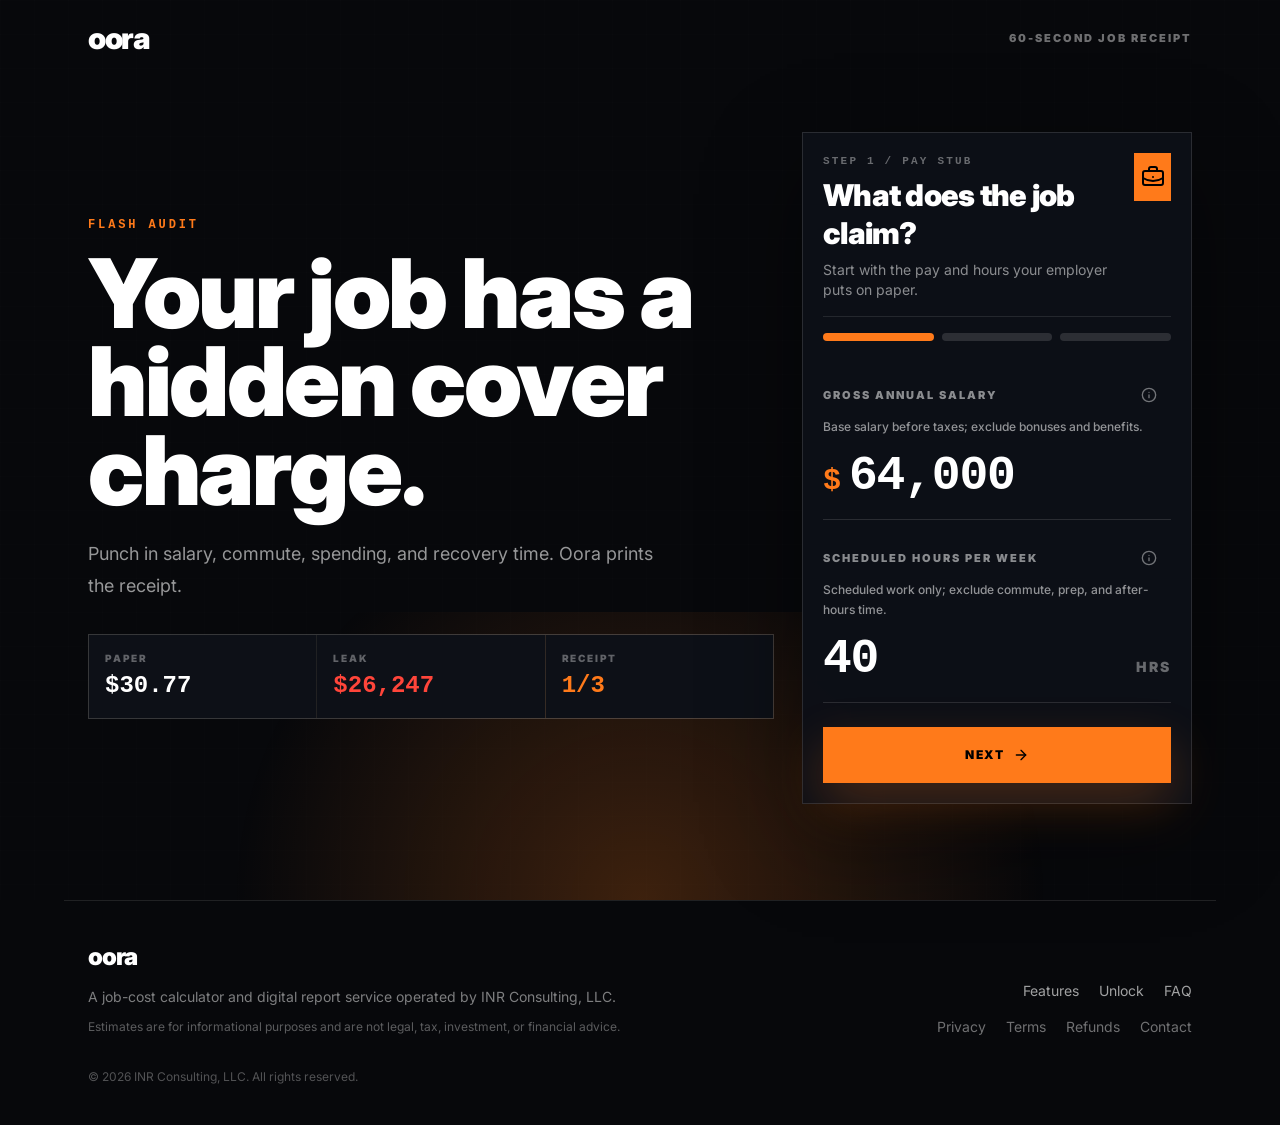
<file: index.html>
<!doctype html>
<html lang="en">
  <head>
    <meta charset="UTF-8" />
    <link rel="icon" type="image/svg+xml" href="/favicon.svg" />
    <meta name="viewport" content="width=device-width, initial-scale=1.0" />
    <title>Oora - Find Your Real Hourly Wage</title>
    <meta name="description" content="Calculate your real hourly wage after commute time, work spending, and unpaid recovery time with Oora's free 60-second job receipt." />
    <meta name="robots" content="index, follow" />
    <link rel="canonical" href="https://oora.app/" />
    <meta property="og:title" content="Oora: Your job has a hidden cover charge" />
    <meta property="og:description" content="Print your free 60-second job receipt and find your real hourly wage." />
    <meta property="og:type" content="website" />
    <meta property="og:url" content="https://oora.app" />
    <meta property="og:image" content="https://oora.app/og-image.png" />
    <meta property="og:image:width" content="1200" />
    <meta property="og:image:height" content="630" />
    <meta name="twitter:card" content="summary_large_image" />
    <meta name="theme-color" content="#0A0A0A" />
    <script type="module" crossorigin src="/assets/index-D4JZE_7R.js"></script>
    <link rel="stylesheet" crossorigin href="/assets/index-BUNKNa1K.css">
  </head>
  <body>
    <div id="root"></div>
  </body>
</html>
</file>
<file: assets/index-BUNKNa1K.css>
@import"https://fonts.googleapis.com/css2?family=Inter:wght@400;500;600;700;800;900&family=Fira+Code:wght@400;500;600;700&display=swap";@layer properties,theme,base,components,utilities;@layer theme{:root,:host{--font-sans:"Inter","Outfit",ui-sans-serif,system-ui,sans-serif,"Apple Color Emoji","Segoe UI Emoji","Segoe UI Symbol","Noto Color Emoji";--font-mono:"SF Mono",ui-monospace,SFMono-Regular,Menlo,Monaco,Consolas,"Liberation Mono","Courier New",monospace;--color-red-500:oklch(63.7% .237 25.331);--color-red-600:oklch(57.7% .245 27.325);--color-green-500:oklch(72.3% .219 149.579);--color-emerald-400:oklch(76.5% .177 163.223);--color-emerald-500:oklch(69.6% .17 162.48);--color-emerald-600:oklch(59.6% .145 163.225);--color-blue-500:oklch(62.3% .214 259.815);--color-rose-700:oklch(51.4% .222 16.935);--color-gray-200:oklch(92.8% .006 264.531);--color-gray-300:oklch(87.2% .01 258.338);--color-gray-400:oklch(70.7% .022 261.325);--color-gray-500:oklch(55.1% .027 264.364);--color-gray-600:oklch(44.6% .03 256.802);--color-neutral-700:oklch(37.1% 0 0);--color-neutral-800:oklch(26.9% 0 0);--color-neutral-900:oklch(20.5% 0 0);--color-neutral-950:oklch(14.5% 0 0);--color-black:#000;--color-white:#fff;--spacing:.25rem;--container-sm:24rem;--container-md:28rem;--container-xl:36rem;--container-2xl:42rem;--container-3xl:48rem;--container-4xl:56rem;--container-5xl:64rem;--container-6xl:72rem;--container-7xl:80rem;--text-xs:.75rem;--text-xs--line-height:calc(1/.75);--text-sm:.875rem;--text-sm--line-height:calc(1.25/.875);--text-base:1rem;--text-base--line-height: 1.5 ;--text-lg:1.125rem;--text-lg--line-height:calc(1.75/1.125);--text-xl:1.25rem;--text-xl--line-height:calc(1.75/1.25);--text-2xl:1.5rem;--text-2xl--line-height:calc(2/1.5);--text-3xl:1.875rem;--text-3xl--line-height: 1.2 ;--text-4xl:2.25rem;--text-4xl--line-height:calc(2.5/2.25);--text-5xl:3rem;--text-5xl--line-height:1;--text-6xl:3.75rem;--text-6xl--line-height:1;--text-7xl:4.5rem;--text-7xl--line-height:1;--text-8xl:6rem;--text-8xl--line-height:1;--font-weight-medium:500;--font-weight-semibold:600;--font-weight-bold:700;--font-weight-black:900;--tracking-tighter:-.05em;--tracking-tight:-.025em;--tracking-normal:0em;--tracking-wide:.025em;--tracking-wider:.05em;--tracking-widest:.1em;--leading-tight:1.25;--leading-snug:1.375;--leading-relaxed:1.625;--radius-md:.375rem;--radius-lg:.5rem;--radius-xl:.75rem;--radius-2xl:1rem;--radius-3xl:1.5rem;--shadow-sm:0 1px 3px 0 #0000001a,0 1px 2px -1px #0000001a;--shadow-md:0 4px 6px -1px #0000001a,0 2px 4px -2px #0000001a;--shadow-lg:0 10px 15px -3px #0000001a,0 4px 6px -4px #0000001a;--shadow-xl:0 20px 25px -5px #0000001a,0 8px 10px -6px #0000001a;--ease-in:cubic-bezier(.4,0,1,1);--ease-out:cubic-bezier(0,0,.2,1);--animate-spin:spin 1s linear infinite;--animate-pulse:pulse 2s cubic-bezier(.4,0,.6,1)infinite;--animate-bounce:bounce 1s infinite;--blur-sm:8px;--blur-xl:24px;--blur-2xl:40px;--blur-3xl:64px;--default-transition-duration:.15s;--default-transition-timing-function:cubic-bezier(.4,0,.2,1);--default-font-family:var(--font-sans);--default-mono-font-family:var(--font-mono);--color-vampire-red:#ff3b30;--color-efficiency-green:#00d16a;--color-oora-navy:#0e121d;--color-ghost-white:#f2f2f7;--color-oora-blue:#3b82f6;--color-oora-yellow:#facc15}}@layer base{*,:after,:before,::backdrop{box-sizing:border-box;border:0 solid;margin:0;padding:0}::file-selector-button{box-sizing:border-box;border:0 solid;margin:0;padding:0}html,:host{-webkit-text-size-adjust:100%;-moz-tab-size:4;-o-tab-size:4;tab-size:4;line-height:1.5;font-family:var(--default-font-family,ui-sans-serif,system-ui,sans-serif,"Apple Color Emoji","Segoe UI Emoji","Segoe UI Symbol","Noto Color Emoji");font-feature-settings:var(--default-font-feature-settings,normal);font-variation-settings:var(--default-font-variation-settings,normal);-webkit-tap-highlight-color:transparent}hr{height:0;color:inherit;border-top-width:1px}abbr:where([title]){-webkit-text-decoration:underline dotted;text-decoration:underline dotted}h1,h2,h3,h4,h5,h6{font-size:inherit;font-weight:inherit}a{color:inherit;-webkit-text-decoration:inherit;text-decoration:inherit}b,strong{font-weight:bolder}code,kbd,samp,pre{font-family:var(--default-mono-font-family,ui-monospace,SFMono-Regular,Menlo,Monaco,Consolas,"Liberation Mono","Courier New",monospace);font-feature-settings:var(--default-mono-font-feature-settings,normal);font-variation-settings:var(--default-mono-font-variation-settings,normal);font-size:1em}small{font-size:80%}sub,sup{vertical-align:baseline;font-size:75%;line-height:0;position:relative}sub{bottom:-.25em}sup{top:-.5em}table{text-indent:0;border-color:inherit;border-collapse:collapse}:-moz-focusring{outline:auto}progress{vertical-align:baseline}summary{display:list-item}ol,ul,menu{list-style:none}img,svg,video,canvas,audio,iframe,embed,object{vertical-align:middle;display:block}img,video{max-width:100%;height:auto}button,input,select,optgroup,textarea{font:inherit;font-feature-settings:inherit;font-variation-settings:inherit;letter-spacing:inherit;color:inherit;opacity:1;background-color:#0000;border-radius:0}::file-selector-button{font:inherit;font-feature-settings:inherit;font-variation-settings:inherit;letter-spacing:inherit;color:inherit;opacity:1;background-color:#0000;border-radius:0}:where(select:is([multiple],[size])) optgroup{font-weight:bolder}:where(select:is([multiple],[size])) optgroup option{padding-inline-start:20px}::file-selector-button{margin-inline-end:4px}::-moz-placeholder{opacity:1}::placeholder{opacity:1}@supports (not (-webkit-appearance:-apple-pay-button)) or (contain-intrinsic-size:1px){::-moz-placeholder{color:currentColor}::placeholder{color:currentColor}@supports (color:color-mix(in lab,red,red)){::-moz-placeholder{color:color-mix(in oklab,currentcolor 50%,transparent)}::placeholder{color:color-mix(in oklab,currentcolor 50%,transparent)}}}textarea{resize:vertical}::-webkit-search-decoration{-webkit-appearance:none}::-webkit-date-and-time-value{min-height:1lh;text-align:inherit}::-webkit-datetime-edit{display:inline-flex}::-webkit-datetime-edit-fields-wrapper{padding:0}::-webkit-datetime-edit{padding-block:0}::-webkit-datetime-edit-year-field{padding-block:0}::-webkit-datetime-edit-month-field{padding-block:0}::-webkit-datetime-edit-day-field{padding-block:0}::-webkit-datetime-edit-hour-field{padding-block:0}::-webkit-datetime-edit-minute-field{padding-block:0}::-webkit-datetime-edit-second-field{padding-block:0}::-webkit-datetime-edit-millisecond-field{padding-block:0}::-webkit-datetime-edit-meridiem-field{padding-block:0}::-webkit-calendar-picker-indicator{line-height:1}:-moz-ui-invalid{box-shadow:none}button,input:where([type=button],[type=reset],[type=submit]){-webkit-appearance:button;-moz-appearance:button;appearance:button}::file-selector-button{-webkit-appearance:button;-moz-appearance:button;appearance:button}::-webkit-inner-spin-button{height:auto}::-webkit-outer-spin-button{height:auto}[hidden]:where(:not([hidden=until-found])){display:none!important}}@layer utilities{.\@container{container-type:inline-size}.pointer-events-none{pointer-events:none}.collapse{visibility:collapse}.invisible{visibility:hidden}.visible{visibility:visible}.sr-only{clip-path:inset(50%);white-space:nowrap;border-width:0;width:1px;height:1px;margin:-1px;padding:0;position:absolute;overflow:hidden}.absolute{position:absolute}.fixed{position:fixed}.relative{position:relative}.static{position:static}.sticky{position:sticky}.inset-0{inset:calc(var(--spacing)*0)}.inset-x-0{inset-inline:calc(var(--spacing)*0)}.-top-5{top:calc(var(--spacing)*-5)}.-top-20{top:calc(var(--spacing)*-20)}.top-0{top:calc(var(--spacing)*0)}.top-1{top:calc(var(--spacing)*1)}.top-4{top:calc(var(--spacing)*4)}.top-full{top:100%}.-right-16{right:calc(var(--spacing)*-16)}.-right-20{right:calc(var(--spacing)*-20)}.right-0{right:calc(var(--spacing)*0)}.right-4{right:calc(var(--spacing)*4)}.bottom-0{bottom:calc(var(--spacing)*0)}.bottom-\[-10px\]{bottom:-10px}.bottom-full{bottom:100%}.left-0{left:calc(var(--spacing)*0)}.left-1{left:calc(var(--spacing)*1)}.left-1\/2{left:50%}.left-4{left:calc(var(--spacing)*4)}.left-5{left:calc(var(--spacing)*5)}.z-10{z-index:10}.z-20{z-index:20}.z-30{z-index:30}.z-40{z-index:40}.z-50{z-index:50}.order-1{order:1}.order-2{order:2}.container{width:100%}@media(min-width:40rem){.container{max-width:40rem}}@media(min-width:48rem){.container{max-width:48rem}}@media(min-width:64rem){.container{max-width:64rem}}@media(min-width:80rem){.container{max-width:80rem}}@media(min-width:96rem){.container{max-width:96rem}}.m-6{margin:calc(var(--spacing)*6)}.mx-auto{margin-inline:auto}.-mt-10{margin-top:calc(var(--spacing)*-10)}.mt-0\.5{margin-top:calc(var(--spacing)*.5)}.mt-1{margin-top:calc(var(--spacing)*1)}.mt-2{margin-top:calc(var(--spacing)*2)}.mt-3{margin-top:calc(var(--spacing)*3)}.mt-4{margin-top:calc(var(--spacing)*4)}.mt-5{margin-top:calc(var(--spacing)*5)}.mt-6{margin-top:calc(var(--spacing)*6)}.mt-8{margin-top:calc(var(--spacing)*8)}.mt-10{margin-top:calc(var(--spacing)*10)}.mt-12{margin-top:calc(var(--spacing)*12)}.-mr-10{margin-right:calc(var(--spacing)*-10)}.mr-2{margin-right:calc(var(--spacing)*2)}.mb-1{margin-bottom:calc(var(--spacing)*1)}.mb-2{margin-bottom:calc(var(--spacing)*2)}.mb-3{margin-bottom:calc(var(--spacing)*3)}.mb-4{margin-bottom:calc(var(--spacing)*4)}.mb-10{margin-bottom:calc(var(--spacing)*10)}.mb-12{margin-bottom:calc(var(--spacing)*12)}.ml-1{margin-left:calc(var(--spacing)*1)}.ml-2{margin-left:calc(var(--spacing)*2)}.block{display:block}.contents{display:contents}.flex{display:flex}.grid{display:grid}.hidden{display:none}.inline{display:inline}.inline-block{display:inline-block}.inline-flex{display:inline-flex}.table{display:table}.size-6{width:calc(var(--spacing)*6);height:calc(var(--spacing)*6)}.size-8{width:calc(var(--spacing)*8);height:calc(var(--spacing)*8)}.h-2{height:calc(var(--spacing)*2)}.h-3{height:calc(var(--spacing)*3)}.h-3\.5{height:calc(var(--spacing)*3.5)}.h-4{height:calc(var(--spacing)*4)}.h-5{height:calc(var(--spacing)*5)}.h-6{height:calc(var(--spacing)*6)}.h-7{height:calc(var(--spacing)*7)}.h-8{height:calc(var(--spacing)*8)}.h-9{height:calc(var(--spacing)*9)}.h-10{height:calc(var(--spacing)*10)}.h-11{height:calc(var(--spacing)*11)}.h-12{height:calc(var(--spacing)*12)}.h-14{height:calc(var(--spacing)*14)}.h-20{height:calc(var(--spacing)*20)}.h-24{height:calc(var(--spacing)*24)}.h-32{height:calc(var(--spacing)*32)}.h-48{height:calc(var(--spacing)*48)}.h-60{height:calc(var(--spacing)*60)}.h-64{height:calc(var(--spacing)*64)}.h-72{height:calc(var(--spacing)*72)}.h-80{height:calc(var(--spacing)*80)}.h-auto{height:auto}.h-full{height:100%}.min-h-11{min-height:calc(var(--spacing)*11)}.min-h-14{min-height:calc(var(--spacing)*14)}.min-h-24{min-height:calc(var(--spacing)*24)}.min-h-\[calc\(100svh-76px\)\]{min-height:calc(100svh - 76px)}.min-h-screen{min-height:100vh}.w-2{width:calc(var(--spacing)*2)}.w-3{width:calc(var(--spacing)*3)}.w-3\.5{width:calc(var(--spacing)*3.5)}.w-4{width:calc(var(--spacing)*4)}.w-5{width:calc(var(--spacing)*5)}.w-6{width:calc(var(--spacing)*6)}.w-7{width:calc(var(--spacing)*7)}.w-8{width:calc(var(--spacing)*8)}.w-9{width:calc(var(--spacing)*9)}.w-10{width:calc(var(--spacing)*10)}.w-12{width:calc(var(--spacing)*12)}.w-14{width:calc(var(--spacing)*14)}.w-20{width:calc(var(--spacing)*20)}.w-24{width:calc(var(--spacing)*24)}.w-32{width:calc(var(--spacing)*32)}.w-48{width:calc(var(--spacing)*48)}.w-64{width:calc(var(--spacing)*64)}.w-\[200px\]{width:200px}.w-full{width:100%}.max-w-2xl{max-width:var(--container-2xl)}.max-w-3xl{max-width:var(--container-3xl)}.max-w-4xl{max-width:var(--container-4xl)}.max-w-5xl{max-width:var(--container-5xl)}.max-w-6xl{max-width:var(--container-6xl)}.max-w-7xl{max-width:var(--container-7xl)}.max-w-md{max-width:var(--container-md)}.max-w-sm{max-width:var(--container-sm)}.max-w-xl{max-width:var(--container-xl)}.min-w-0{min-width:calc(var(--spacing)*0)}.min-w-11{min-width:calc(var(--spacing)*11)}.flex-1{flex:1}.flex-\[2\]{flex:2}.shrink{flex-shrink:1}.shrink-0{flex-shrink:0}.flex-grow{flex-grow:1}.-translate-x-1\/2{--tw-translate-x: -50% ;translate:var(--tw-translate-x)var(--tw-translate-y)}.-rotate-12{rotate:-12deg}.transform{transform:var(--tw-rotate-x,)var(--tw-rotate-y,)var(--tw-rotate-z,)var(--tw-skew-x,)var(--tw-skew-y,)}.animate-bounce{animation:var(--animate-bounce)}.animate-pulse{animation:var(--animate-pulse)}.animate-spin{animation:var(--animate-spin)}.cursor-help{cursor:help}.cursor-not-allowed{cursor:not-allowed}.cursor-pointer{cursor:pointer}.appearance-none{-webkit-appearance:none;-moz-appearance:none;appearance:none}.grid-cols-1{grid-template-columns:repeat(1,minmax(0,1fr))}.grid-cols-2{grid-template-columns:repeat(2,minmax(0,1fr))}.grid-cols-3{grid-template-columns:repeat(3,minmax(0,1fr))}.grid-cols-5{grid-template-columns:repeat(5,minmax(0,1fr))}.grid-cols-\[1fr_0\.8fr_0\.8fr\]{grid-template-columns:1fr .8fr .8fr}.flex-col{flex-direction:column}.flex-wrap{flex-wrap:wrap}.place-items-center{place-items:center}.items-baseline{align-items:baseline}.items-center{align-items:center}.items-end{align-items:flex-end}.items-start{align-items:flex-start}.justify-between{justify-content:space-between}.justify-center{justify-content:center}.gap-1{gap:calc(var(--spacing)*1)}.gap-1\.5{gap:calc(var(--spacing)*1.5)}.gap-2{gap:calc(var(--spacing)*2)}.gap-3{gap:calc(var(--spacing)*3)}.gap-4{gap:calc(var(--spacing)*4)}.gap-5{gap:calc(var(--spacing)*5)}.gap-6{gap:calc(var(--spacing)*6)}.gap-7{gap:calc(var(--spacing)*7)}.gap-8{gap:calc(var(--spacing)*8)}.gap-px{gap:1px}:where(.space-y-1>:not(:last-child)){--tw-space-y-reverse:0;margin-block-start:calc(calc(var(--spacing)*1)*var(--tw-space-y-reverse));margin-block-end:calc(calc(var(--spacing)*1)*calc(1 - var(--tw-space-y-reverse)))}:where(.space-y-2>:not(:last-child)){--tw-space-y-reverse:0;margin-block-start:calc(calc(var(--spacing)*2)*var(--tw-space-y-reverse));margin-block-end:calc(calc(var(--spacing)*2)*calc(1 - var(--tw-space-y-reverse)))}:where(.space-y-3>:not(:last-child)){--tw-space-y-reverse:0;margin-block-start:calc(calc(var(--spacing)*3)*var(--tw-space-y-reverse));margin-block-end:calc(calc(var(--spacing)*3)*calc(1 - var(--tw-space-y-reverse)))}:where(.space-y-4>:not(:last-child)){--tw-space-y-reverse:0;margin-block-start:calc(calc(var(--spacing)*4)*var(--tw-space-y-reverse));margin-block-end:calc(calc(var(--spacing)*4)*calc(1 - var(--tw-space-y-reverse)))}:where(.space-y-6>:not(:last-child)){--tw-space-y-reverse:0;margin-block-start:calc(calc(var(--spacing)*6)*var(--tw-space-y-reverse));margin-block-end:calc(calc(var(--spacing)*6)*calc(1 - var(--tw-space-y-reverse)))}:where(.space-y-px>:not(:last-child)){--tw-space-y-reverse:0;margin-block-start:calc(1px*var(--tw-space-y-reverse));margin-block-end:calc(1px*calc(1 - var(--tw-space-y-reverse)))}.gap-x-5{-moz-column-gap:calc(var(--spacing)*5);column-gap:calc(var(--spacing)*5)}.gap-y-2{row-gap:calc(var(--spacing)*2)}:where(.divide-y>:not(:last-child)){--tw-divide-y-reverse:0;border-bottom-style:var(--tw-border-style);border-top-style:var(--tw-border-style);border-top-width:calc(1px*var(--tw-divide-y-reverse));border-bottom-width:calc(1px*calc(1 - var(--tw-divide-y-reverse)))}:where(.divide-white\/5>:not(:last-child)){border-color:#ffffff0d}@supports (color:color-mix(in lab,red,red)){:where(.divide-white\/5>:not(:last-child)){border-color:color-mix(in oklab,var(--color-white)5%,transparent)}}:where(.divide-white\/10>:not(:last-child)){border-color:#ffffff1a}@supports (color:color-mix(in lab,red,red)){:where(.divide-white\/10>:not(:last-child)){border-color:color-mix(in oklab,var(--color-white)10%,transparent)}}.truncate{text-overflow:ellipsis;white-space:nowrap;overflow:hidden}.overflow-hidden{overflow:hidden}.overflow-visible{overflow:visible}.\!rounded-full{border-radius:3.40282e38px!important}.rounded{border-radius:.25rem}.rounded-2xl{border-radius:var(--radius-2xl)}.rounded-3xl{border-radius:var(--radius-3xl)}.rounded-\[1\.5rem\]{border-radius:1.5rem}.rounded-\[2\.5rem\]{border-radius:2.5rem}.rounded-full{border-radius:3.40282e38px}.rounded-lg{border-radius:var(--radius-lg)}.rounded-md{border-radius:var(--radius-md)}.rounded-none{border-radius:0}.rounded-xl{border-radius:var(--radius-xl)}.rounded-t-2xl{border-top-left-radius:var(--radius-2xl);border-top-right-radius:var(--radius-2xl)}.rounded-t-3xl{border-top-left-radius:var(--radius-3xl);border-top-right-radius:var(--radius-3xl)}.border{border-style:var(--tw-border-style);border-width:1px}.border-0{border-style:var(--tw-border-style);border-width:0}.border-2{border-style:var(--tw-border-style);border-width:2px}.border-4{border-style:var(--tw-border-style);border-width:4px}.border-\[6px\]{border-style:var(--tw-border-style);border-width:6px}.border-y{border-block-style:var(--tw-border-style);border-block-width:1px}.border-t{border-top-style:var(--tw-border-style);border-top-width:1px}.border-r{border-right-style:var(--tw-border-style);border-right-width:1px}.border-b{border-bottom-style:var(--tw-border-style);border-bottom-width:1px}.border-dashed{--tw-border-style:dashed;border-style:dashed}.border-\[\#ff7a1a\]{border-color:#ff7a1a}.border-\[\#ff7a1a\]\/30{border-color:#ff7a1a4d}.border-\[\#ff7a1a\]\/35{border-color:#ff7a1a59}.border-\[\#ff7a1a\]\/40{border-color:#ff7a1a66}.border-black\/10{border-color:#0000001a}@supports (color:color-mix(in lab,red,red)){.border-black\/10{border-color:color-mix(in oklab,var(--color-black)10%,transparent)}}.border-black\/15{border-color:#00000026}@supports (color:color-mix(in lab,red,red)){.border-black\/15{border-color:color-mix(in oklab,var(--color-black)15%,transparent)}}.border-black\/25{border-color:#00000040}@supports (color:color-mix(in lab,red,red)){.border-black\/25{border-color:color-mix(in oklab,var(--color-black)25%,transparent)}}.border-black\/35{border-color:#00000059}@supports (color:color-mix(in lab,red,red)){.border-black\/35{border-color:color-mix(in oklab,var(--color-black)35%,transparent)}}.border-efficiency-green\/10{border-color:#00d16a1a}@supports (color:color-mix(in lab,red,red)){.border-efficiency-green\/10{border-color:color-mix(in oklab,var(--color-efficiency-green)10%,transparent)}}.border-efficiency-green\/20{border-color:#00d16a33}@supports (color:color-mix(in lab,red,red)){.border-efficiency-green\/20{border-color:color-mix(in oklab,var(--color-efficiency-green)20%,transparent)}}.border-efficiency-green\/30{border-color:#00d16a4d}@supports (color:color-mix(in lab,red,red)){.border-efficiency-green\/30{border-color:color-mix(in oklab,var(--color-efficiency-green)30%,transparent)}}.border-efficiency-green\/40{border-color:#00d16a66}@supports (color:color-mix(in lab,red,red)){.border-efficiency-green\/40{border-color:color-mix(in oklab,var(--color-efficiency-green)40%,transparent)}}.border-efficiency-green\/60{border-color:#00d16a99}@supports (color:color-mix(in lab,red,red)){.border-efficiency-green\/60{border-color:color-mix(in oklab,var(--color-efficiency-green)60%,transparent)}}.border-efficiency-green\/70{border-color:#00d16ab3}@supports (color:color-mix(in lab,red,red)){.border-efficiency-green\/70{border-color:color-mix(in oklab,var(--color-efficiency-green)70%,transparent)}}.border-emerald-600{border-color:var(--color-emerald-600)}.border-gray-200{border-color:var(--color-gray-200)}.border-neutral-700{border-color:var(--color-neutral-700)}.border-neutral-800{border-color:var(--color-neutral-800)}.border-rose-700{border-color:var(--color-rose-700)}.border-vampire-red{border-color:var(--color-vampire-red)}.border-vampire-red\/20{border-color:#ff3b3033}@supports (color:color-mix(in lab,red,red)){.border-vampire-red\/20{border-color:color-mix(in oklab,var(--color-vampire-red)20%,transparent)}}.border-white\/5{border-color:#ffffff0d}@supports (color:color-mix(in lab,red,red)){.border-white\/5{border-color:color-mix(in oklab,var(--color-white)5%,transparent)}}.border-white\/10{border-color:#ffffff1a}@supports (color:color-mix(in lab,red,red)){.border-white\/10{border-color:color-mix(in oklab,var(--color-white)10%,transparent)}}.border-white\/12{border-color:#ffffff1f}@supports (color:color-mix(in lab,red,red)){.border-white\/12{border-color:color-mix(in oklab,var(--color-white)12%,transparent)}}.bg-\[\#0d1017\]{background-color:#0d1017}.bg-\[\#0d1017\]\/35{background-color:#0d101759}.bg-\[\#0d1017\]\/96{background-color:#0d1017f5}.bg-\[\#161b2c\]{background-color:#161b2c}.bg-\[\#171a22\]{background-color:#171a22}.bg-\[\#1877f2\]{background-color:#1877f2}.bg-\[\#07080b\]{background-color:#07080b}.bg-\[\#07080b\]\/94{background-color:#07080bf0}.bg-\[\#11151f\]{background-color:#11151f}.bg-\[\#f04d5f\]{background-color:#f04d5f}.bg-\[\#f4efe3\]{background-color:#f4efe3}.bg-\[\#ff7a1a\]{background-color:#ff7a1a}.bg-\[\#ff7a1a\]\/20{background-color:#ff7a1a33}.bg-black{background-color:var(--color-black)}.bg-black\/10{background-color:#0000001a}@supports (color:color-mix(in lab,red,red)){.bg-black\/10{background-color:color-mix(in oklab,var(--color-black)10%,transparent)}}.bg-black\/20{background-color:#0003}@supports (color:color-mix(in lab,red,red)){.bg-black\/20{background-color:color-mix(in oklab,var(--color-black)20%,transparent)}}.bg-black\/24{background-color:#0000003d}@supports (color:color-mix(in lab,red,red)){.bg-black\/24{background-color:color-mix(in oklab,var(--color-black)24%,transparent)}}.bg-black\/25{background-color:#00000040}@supports (color:color-mix(in lab,red,red)){.bg-black\/25{background-color:color-mix(in oklab,var(--color-black)25%,transparent)}}.bg-black\/35{background-color:#00000059}@supports (color:color-mix(in lab,red,red)){.bg-black\/35{background-color:color-mix(in oklab,var(--color-black)35%,transparent)}}.bg-black\/80{background-color:#000c}@supports (color:color-mix(in lab,red,red)){.bg-black\/80{background-color:color-mix(in oklab,var(--color-black)80%,transparent)}}.bg-black\/\[0\.04\]{background-color:#0000000a}@supports (color:color-mix(in lab,red,red)){.bg-black\/\[0\.04\]{background-color:color-mix(in oklab,var(--color-black)4%,transparent)}}.bg-blue-500{background-color:var(--color-blue-500)}.bg-efficiency-green{background-color:var(--color-efficiency-green)}.bg-efficiency-green\/5{background-color:#00d16a0d}@supports (color:color-mix(in lab,red,red)){.bg-efficiency-green\/5{background-color:color-mix(in oklab,var(--color-efficiency-green)5%,transparent)}}.bg-efficiency-green\/15{background-color:#00d16a26}@supports (color:color-mix(in lab,red,red)){.bg-efficiency-green\/15{background-color:color-mix(in oklab,var(--color-efficiency-green)15%,transparent)}}.bg-efficiency-green\/20{background-color:#00d16a33}@supports (color:color-mix(in lab,red,red)){.bg-efficiency-green\/20{background-color:color-mix(in oklab,var(--color-efficiency-green)20%,transparent)}}.bg-efficiency-green\/40{background-color:#00d16a66}@supports (color:color-mix(in lab,red,red)){.bg-efficiency-green\/40{background-color:color-mix(in oklab,var(--color-efficiency-green)40%,transparent)}}.bg-emerald-400{background-color:var(--color-emerald-400)}.bg-emerald-500\/20{background-color:#00bb7f33}@supports (color:color-mix(in lab,red,red)){.bg-emerald-500\/20{background-color:color-mix(in oklab,var(--color-emerald-500)20%,transparent)}}.bg-gray-600{background-color:var(--color-gray-600)}.bg-green-500{background-color:var(--color-green-500)}.bg-neutral-800{background-color:var(--color-neutral-800)}.bg-neutral-900{background-color:var(--color-neutral-900)}.bg-neutral-900\/20{background-color:#17171733}@supports (color:color-mix(in lab,red,red)){.bg-neutral-900\/20{background-color:color-mix(in oklab,var(--color-neutral-900)20%,transparent)}}.bg-neutral-900\/50{background-color:#17171780}@supports (color:color-mix(in lab,red,red)){.bg-neutral-900\/50{background-color:color-mix(in oklab,var(--color-neutral-900)50%,transparent)}}.bg-oora-navy{background-color:var(--color-oora-navy)}.bg-oora-navy\/50{background-color:#0e121d80}@supports (color:color-mix(in lab,red,red)){.bg-oora-navy\/50{background-color:color-mix(in oklab,var(--color-oora-navy)50%,transparent)}}.bg-red-500{background-color:var(--color-red-500)}.bg-transparent{background-color:#0000}.bg-vampire-red{background-color:var(--color-vampire-red)}.bg-vampire-red\/10{background-color:#ff3b301a}@supports (color:color-mix(in lab,red,red)){.bg-vampire-red\/10{background-color:color-mix(in oklab,var(--color-vampire-red)10%,transparent)}}.bg-white{background-color:var(--color-white)}.bg-white\/5{background-color:#ffffff0d}@supports (color:color-mix(in lab,red,red)){.bg-white\/5{background-color:color-mix(in oklab,var(--color-white)5%,transparent)}}.bg-white\/10{background-color:#ffffff1a}@supports (color:color-mix(in lab,red,red)){.bg-white\/10{background-color:color-mix(in oklab,var(--color-white)10%,transparent)}}.bg-white\/13{background-color:#ffffff21}@supports (color:color-mix(in lab,red,red)){.bg-white\/13{background-color:color-mix(in oklab,var(--color-white)13%,transparent)}}.bg-white\/80{background-color:#fffc}@supports (color:color-mix(in lab,red,red)){.bg-white\/80{background-color:color-mix(in oklab,var(--color-white)80%,transparent)}}.bg-white\/\[0\.03\]{background-color:#ffffff08}@supports (color:color-mix(in lab,red,red)){.bg-white\/\[0\.03\]{background-color:color-mix(in oklab,var(--color-white)3%,transparent)}}.bg-white\/\[0\.04\]{background-color:#ffffff0a}@supports (color:color-mix(in lab,red,red)){.bg-white\/\[0\.04\]{background-color:color-mix(in oklab,var(--color-white)4%,transparent)}}.bg-gradient-to-br{--tw-gradient-position:to bottom right in oklab;background-image:linear-gradient(var(--tw-gradient-stops))}.bg-gradient-to-t{--tw-gradient-position:to top in oklab;background-image:linear-gradient(var(--tw-gradient-stops))}.bg-\[linear-gradient\(135deg\,rgba\(0\,214\,122\,0\.14\)\,rgba\(13\,16\,23\,0\.98\)_62\%\)\]{background-image:linear-gradient(135deg,#00d67a24,#0d1017fa 62%)}.bg-\[linear-gradient\(135deg\,rgba\(255\,122\,26\,0\.18\)\,rgba\(13\,16\,23\,0\.98\)_58\%\)\]{background-image:linear-gradient(135deg,#ff7a1a2e,#0d1017fa 58%)}.bg-\[linear-gradient\(rgba\(255\,255\,255\,0\.035\)_1px\,transparent_1px\)\,linear-gradient\(90deg\,rgba\(255\,255\,255\,0\.035\)_1px\,transparent_1px\)\]{background-image:linear-gradient(#ffffff09 1px,#0000 1px),linear-gradient(90deg,#ffffff09 1px,#0000 1px)}.bg-\[radial-gradient\(circle_at_50\%_0\%\,rgba\(16\,185\,129\,0\.16\)\,transparent_62\%\)\]{background-image:radial-gradient(circle at 50% 0,#10b98129,#0000 62%)}.bg-\[radial-gradient\(circle_at_50\%_0\%\,rgba\(255\,122\,26\,0\.20\)\,transparent_60\%\)\]{background-image:radial-gradient(circle at 50% 0,#ff7a1a33,#0000 60%)}.bg-\[radial-gradient\(circle_at_50\%_0\%\,rgba\(255\,122\,26\,0\.22\)\,transparent_62\%\)\]{background-image:radial-gradient(circle at 50% 0,#ff7a1a38,#0000 62%)}.bg-\[radial-gradient\(circle_at_50\%_100\%\,rgba\(255\,122\,26\,0\.22\)\,transparent_58\%\)\]{background-image:radial-gradient(circle at 50% 100%,#ff7a1a38,#0000 58%)}.from-blue-500{--tw-gradient-from:var(--color-blue-500);--tw-gradient-stops:var(--tw-gradient-via-stops,var(--tw-gradient-position),var(--tw-gradient-from)var(--tw-gradient-from-position),var(--tw-gradient-to)var(--tw-gradient-to-position))}.from-efficiency-green\/10{--tw-gradient-from:#00d16a1a}@supports (color:color-mix(in lab,red,red)){.from-efficiency-green\/10{--tw-gradient-from:color-mix(in oklab,var(--color-efficiency-green)10%,transparent)}}.from-efficiency-green\/10{--tw-gradient-stops:var(--tw-gradient-via-stops,var(--tw-gradient-position),var(--tw-gradient-from)var(--tw-gradient-from-position),var(--tw-gradient-to)var(--tw-gradient-to-position))}.from-vampire-red\/5{--tw-gradient-from:#ff3b300d}@supports (color:color-mix(in lab,red,red)){.from-vampire-red\/5{--tw-gradient-from:color-mix(in oklab,var(--color-vampire-red)5%,transparent)}}.from-vampire-red\/5{--tw-gradient-stops:var(--tw-gradient-via-stops,var(--tw-gradient-position),var(--tw-gradient-from)var(--tw-gradient-from-position),var(--tw-gradient-to)var(--tw-gradient-to-position))}.to-transparent{--tw-gradient-to:transparent;--tw-gradient-stops:var(--tw-gradient-via-stops,var(--tw-gradient-position),var(--tw-gradient-from)var(--tw-gradient-from-position),var(--tw-gradient-to)var(--tw-gradient-to-position))}.bg-\[size\:34px_34px\]{background-size:34px 34px}.fill-current{fill:currentColor}.object-cover{-o-object-fit:cover;object-fit:cover}.p-2{padding:calc(var(--spacing)*2)}.p-3{padding:calc(var(--spacing)*3)}.p-4{padding:calc(var(--spacing)*4)}.p-5{padding:calc(var(--spacing)*5)}.p-6{padding:calc(var(--spacing)*6)}.p-8{padding:calc(var(--spacing)*8)}.px-2{padding-inline:calc(var(--spacing)*2)}.px-3{padding-inline:calc(var(--spacing)*3)}.px-4{padding-inline:calc(var(--spacing)*4)}.px-5{padding-inline:calc(var(--spacing)*5)}.px-6{padding-inline:calc(var(--spacing)*6)}.px-8{padding-inline:calc(var(--spacing)*8)}.py-1{padding-block:calc(var(--spacing)*1)}.py-1\.5{padding-block:calc(var(--spacing)*1.5)}.py-2{padding-block:calc(var(--spacing)*2)}.py-2\.5{padding-block:calc(var(--spacing)*2.5)}.py-3{padding-block:calc(var(--spacing)*3)}.py-4{padding-block:calc(var(--spacing)*4)}.py-5{padding-block:calc(var(--spacing)*5)}.py-6{padding-block:calc(var(--spacing)*6)}.py-8{padding-block:calc(var(--spacing)*8)}.py-10{padding-block:calc(var(--spacing)*10)}.py-12{padding-block:calc(var(--spacing)*12)}.py-16{padding-block:calc(var(--spacing)*16)}.py-20{padding-block:calc(var(--spacing)*20)}.pt-2{padding-top:calc(var(--spacing)*2)}.pt-3{padding-top:calc(var(--spacing)*3)}.pt-4{padding-top:calc(var(--spacing)*4)}.pt-5{padding-top:calc(var(--spacing)*5)}.pt-6{padding-top:calc(var(--spacing)*6)}.pb-0{padding-bottom:calc(var(--spacing)*0)}.pb-1{padding-bottom:calc(var(--spacing)*1)}.pb-4{padding-bottom:calc(var(--spacing)*4)}.pb-5{padding-bottom:calc(var(--spacing)*5)}.pb-12{padding-bottom:calc(var(--spacing)*12)}.pb-14{padding-bottom:calc(var(--spacing)*14)}.pb-16{padding-bottom:calc(var(--spacing)*16)}.pb-24{padding-bottom:calc(var(--spacing)*24)}.pb-28{padding-bottom:calc(var(--spacing)*28)}.pl-7{padding-left:calc(var(--spacing)*7)}.text-center{text-align:center}.text-left{text-align:left}.text-right{text-align:right}.font-mono{font-family:var(--font-mono)}.font-sans{font-family:var(--font-sans)}.text-2xl{font-size:var(--text-2xl);line-height:var(--tw-leading,var(--text-2xl--line-height))}.text-3xl{font-size:var(--text-3xl);line-height:var(--tw-leading,var(--text-3xl--line-height))}.text-4xl{font-size:var(--text-4xl);line-height:var(--tw-leading,var(--text-4xl--line-height))}.text-5xl{font-size:var(--text-5xl);line-height:var(--tw-leading,var(--text-5xl--line-height))}.text-6xl{font-size:var(--text-6xl);line-height:var(--tw-leading,var(--text-6xl--line-height))}.text-base{font-size:var(--text-base);line-height:var(--tw-leading,var(--text-base--line-height))}.text-lg{font-size:var(--text-lg);line-height:var(--tw-leading,var(--text-lg--line-height))}.text-sm{font-size:var(--text-sm);line-height:var(--tw-leading,var(--text-sm--line-height))}.text-xl{font-size:var(--text-xl);line-height:var(--tw-leading,var(--text-xl--line-height))}.text-xs{font-size:var(--text-xs);line-height:var(--tw-leading,var(--text-xs--line-height))}.text-\[9px\]{font-size:9px}.text-\[10px\]{font-size:10px}.text-\[11px\]{font-size:11px}.leading-5{--tw-leading:calc(var(--spacing)*5);line-height:calc(var(--spacing)*5)}.leading-6{--tw-leading:calc(var(--spacing)*6);line-height:calc(var(--spacing)*6)}.leading-7{--tw-leading:calc(var(--spacing)*7);line-height:calc(var(--spacing)*7)}.leading-8{--tw-leading:calc(var(--spacing)*8);line-height:calc(var(--spacing)*8)}.leading-\[0\.92\]{--tw-leading:.92;line-height:.92}.leading-\[0\.94\]{--tw-leading:.94;line-height:.94}.leading-\[0\.96\]{--tw-leading:.96;line-height:.96}.leading-none{--tw-leading:1;line-height:1}.leading-relaxed{--tw-leading:var(--leading-relaxed);line-height:var(--leading-relaxed)}.leading-snug{--tw-leading:var(--leading-snug);line-height:var(--leading-snug)}.leading-tight{--tw-leading:var(--leading-tight);line-height:var(--leading-tight)}.font-black{--tw-font-weight:var(--font-weight-black);font-weight:var(--font-weight-black)}.font-bold{--tw-font-weight:var(--font-weight-bold);font-weight:var(--font-weight-bold)}.font-medium{--tw-font-weight:var(--font-weight-medium);font-weight:var(--font-weight-medium)}.font-semibold{--tw-font-weight:var(--font-weight-semibold);font-weight:var(--font-weight-semibold)}.tracking-\[0\.1em\]{--tw-tracking:.1em;letter-spacing:.1em}.tracking-\[0\.2em\]{--tw-tracking:.2em;letter-spacing:.2em}.tracking-\[0\.3em\]{--tw-tracking:.3em;letter-spacing:.3em}.tracking-\[0\.08em\]{--tw-tracking:.08em;letter-spacing:.08em}.tracking-\[0\.12em\]{--tw-tracking:.12em;letter-spacing:.12em}.tracking-\[0\.14em\]{--tw-tracking:.14em;letter-spacing:.14em}.tracking-\[0\.15em\]{--tw-tracking:.15em;letter-spacing:.15em}.tracking-\[0\.16em\]{--tw-tracking:.16em;letter-spacing:.16em}.tracking-\[0\.18em\]{--tw-tracking:.18em;letter-spacing:.18em}.tracking-\[0\.22em\]{--tw-tracking:.22em;letter-spacing:.22em}.tracking-\[0\.24em\]{--tw-tracking:.24em;letter-spacing:.24em}.tracking-normal{--tw-tracking:var(--tracking-normal);letter-spacing:var(--tracking-normal)}.tracking-tight{--tw-tracking:var(--tracking-tight);letter-spacing:var(--tracking-tight)}.tracking-tighter{--tw-tracking:var(--tracking-tighter);letter-spacing:var(--tracking-tighter)}.tracking-wide{--tw-tracking:var(--tracking-wide);letter-spacing:var(--tracking-wide)}.tracking-wider{--tw-tracking:var(--tracking-wider);letter-spacing:var(--tracking-wider)}.tracking-widest{--tw-tracking:var(--tracking-widest);letter-spacing:var(--tracking-widest)}.break-all{word-break:break-all}.text-\[\#0a0d17\]{color:#0a0d17}.text-\[\#07110c\]{color:#07110c}.text-\[\#151515\]{color:#151515}.text-\[\#ff7a1a\]{color:#ff7a1a}.text-\[\#ff9b52\]{color:#ff9b52}.text-\[\#ff453a\]{color:#ff453a}.text-black{color:var(--color-black)}.text-black\/40{color:#0006}@supports (color:color-mix(in lab,red,red)){.text-black\/40{color:color-mix(in oklab,var(--color-black)40%,transparent)}}.text-black\/45{color:#00000073}@supports (color:color-mix(in lab,red,red)){.text-black\/45{color:color-mix(in oklab,var(--color-black)45%,transparent)}}.text-black\/50{color:#00000080}@supports (color:color-mix(in lab,red,red)){.text-black\/50{color:color-mix(in oklab,var(--color-black)50%,transparent)}}.text-black\/55{color:#0000008c}@supports (color:color-mix(in lab,red,red)){.text-black\/55{color:color-mix(in oklab,var(--color-black)55%,transparent)}}.text-black\/60{color:#0009}@supports (color:color-mix(in lab,red,red)){.text-black\/60{color:color-mix(in oklab,var(--color-black)60%,transparent)}}.text-black\/64{color:#000000a3}@supports (color:color-mix(in lab,red,red)){.text-black\/64{color:color-mix(in oklab,var(--color-black)64%,transparent)}}.text-black\/68{color:#000000ad}@supports (color:color-mix(in lab,red,red)){.text-black\/68{color:color-mix(in oklab,var(--color-black)68%,transparent)}}.text-black\/70{color:#000000b3}@supports (color:color-mix(in lab,red,red)){.text-black\/70{color:color-mix(in oklab,var(--color-black)70%,transparent)}}.text-efficiency-green{color:var(--color-efficiency-green)}.text-emerald-600{color:var(--color-emerald-600)}.text-ghost-white{color:var(--color-ghost-white)}.text-gray-300{color:var(--color-gray-300)}.text-gray-400{color:var(--color-gray-400)}.text-gray-500{color:var(--color-gray-500)}.text-gray-600{color:var(--color-gray-600)}.text-oora-blue{color:var(--color-oora-blue)}.text-oora-yellow{color:var(--color-oora-yellow)}.text-red-500{color:var(--color-red-500)}.text-rose-700{color:var(--color-rose-700)}.text-vampire-red{color:var(--color-vampire-red)}.text-white{color:var(--color-white)}.text-white\/30{color:#ffffff4d}@supports (color:color-mix(in lab,red,red)){.text-white\/30{color:color-mix(in oklab,var(--color-white)30%,transparent)}}.text-white\/34{color:#ffffff57}@supports (color:color-mix(in lab,red,red)){.text-white\/34{color:color-mix(in oklab,var(--color-white)34%,transparent)}}.text-white\/35{color:#ffffff59}@supports (color:color-mix(in lab,red,red)){.text-white\/35{color:color-mix(in oklab,var(--color-white)35%,transparent)}}.text-white\/38{color:#ffffff61}@supports (color:color-mix(in lab,red,red)){.text-white\/38{color:color-mix(in oklab,var(--color-white)38%,transparent)}}.text-white\/42{color:#ffffff6b}@supports (color:color-mix(in lab,red,red)){.text-white\/42{color:color-mix(in oklab,var(--color-white)42%,transparent)}}.text-white\/45{color:#ffffff73}@supports (color:color-mix(in lab,red,red)){.text-white\/45{color:color-mix(in oklab,var(--color-white)45%,transparent)}}.text-white\/48{color:#ffffff7a}@supports (color:color-mix(in lab,red,red)){.text-white\/48{color:color-mix(in oklab,var(--color-white)48%,transparent)}}.text-white\/50{color:#ffffff80}@supports (color:color-mix(in lab,red,red)){.text-white\/50{color:color-mix(in oklab,var(--color-white)50%,transparent)}}.text-white\/52{color:#ffffff85}@supports (color:color-mix(in lab,red,red)){.text-white\/52{color:color-mix(in oklab,var(--color-white)52%,transparent)}}.text-white\/54{color:#ffffff8a}@supports (color:color-mix(in lab,red,red)){.text-white\/54{color:color-mix(in oklab,var(--color-white)54%,transparent)}}.text-white\/55{color:#ffffff8c}@supports (color:color-mix(in lab,red,red)){.text-white\/55{color:color-mix(in oklab,var(--color-white)55%,transparent)}}.text-white\/56{color:#ffffff8f}@supports (color:color-mix(in lab,red,red)){.text-white\/56{color:color-mix(in oklab,var(--color-white)56%,transparent)}}.text-white\/58{color:#ffffff94}@supports (color:color-mix(in lab,red,red)){.text-white\/58{color:color-mix(in oklab,var(--color-white)58%,transparent)}}.text-white\/60{color:#fff9}@supports (color:color-mix(in lab,red,red)){.text-white\/60{color:color-mix(in oklab,var(--color-white)60%,transparent)}}.text-white\/62{color:#ffffff9e}@supports (color:color-mix(in lab,red,red)){.text-white\/62{color:color-mix(in oklab,var(--color-white)62%,transparent)}}.text-white\/65{color:#ffffffa6}@supports (color:color-mix(in lab,red,red)){.text-white\/65{color:color-mix(in oklab,var(--color-white)65%,transparent)}}.text-white\/68{color:#ffffffad}@supports (color:color-mix(in lab,red,red)){.text-white\/68{color:color-mix(in oklab,var(--color-white)68%,transparent)}}.text-white\/72{color:#ffffffb8}@supports (color:color-mix(in lab,red,red)){.text-white\/72{color:color-mix(in oklab,var(--color-white)72%,transparent)}}.text-white\/78{color:#ffffffc7}@supports (color:color-mix(in lab,red,red)){.text-white\/78{color:color-mix(in oklab,var(--color-white)78%,transparent)}}.lowercase{text-transform:lowercase}.normal-case{text-transform:none}.uppercase{text-transform:uppercase}.italic{font-style:italic}.underline{text-decoration-line:underline}.decoration-black\/30{text-decoration-color:#0000004d}@supports (color:color-mix(in lab,red,red)){.decoration-black\/30{text-decoration-color:color-mix(in oklab,var(--color-black)30%,transparent)}}.underline-offset-4{text-underline-offset:4px}.opacity-0{opacity:0}.opacity-10{opacity:.1}.opacity-20{opacity:.2}.opacity-25{opacity:.25}.opacity-50{opacity:.5}.opacity-65{opacity:.65}.opacity-80{opacity:.8}.opacity-100{opacity:1}.opacity-\[0\.03\]{opacity:.03}.opacity-\[0\.08\]{opacity:.08}.mix-blend-normal{mix-blend-mode:normal}.shadow{--tw-shadow:0 1px 3px 0 var(--tw-shadow-color,#0000001a),0 1px 2px -1px var(--tw-shadow-color,#0000001a);box-shadow:var(--tw-inset-shadow),var(--tw-inset-ring-shadow),var(--tw-ring-offset-shadow),var(--tw-ring-shadow),var(--tw-shadow)}.shadow-2xl{--tw-shadow:0 25px 50px -12px var(--tw-shadow-color,#00000040);box-shadow:var(--tw-inset-shadow),var(--tw-inset-ring-shadow),var(--tw-ring-offset-shadow),var(--tw-ring-shadow),var(--tw-shadow)}.shadow-\[0_0_15px_rgba\(255\,59\,48\,0\.3\)\]{--tw-shadow:0 0 15px var(--tw-shadow-color,#ff3b304d);box-shadow:var(--tw-inset-shadow),var(--tw-inset-ring-shadow),var(--tw-ring-offset-shadow),var(--tw-ring-shadow),var(--tw-shadow)}.shadow-\[0_0_15px_rgba\(255\,255\,255\,0\.3\)\]{--tw-shadow:0 0 15px var(--tw-shadow-color,#ffffff4d);box-shadow:var(--tw-inset-shadow),var(--tw-inset-ring-shadow),var(--tw-ring-offset-shadow),var(--tw-ring-shadow),var(--tw-shadow)}.shadow-\[0_0_20px_rgba\(16\,185\,129\,0\.1\)\]{--tw-shadow:0 0 20px var(--tw-shadow-color,#10b9811a);box-shadow:var(--tw-inset-shadow),var(--tw-inset-ring-shadow),var(--tw-ring-offset-shadow),var(--tw-ring-shadow),var(--tw-shadow)}.shadow-\[0_0_20px_rgba\(52\,199\,89\,0\.3\)\]{--tw-shadow:0 0 20px var(--tw-shadow-color,#34c7594d);box-shadow:var(--tw-inset-shadow),var(--tw-inset-ring-shadow),var(--tw-ring-offset-shadow),var(--tw-ring-shadow),var(--tw-shadow)}.shadow-\[0_0_90px_rgba\(255\,122\,26\,0\.20\)\]{--tw-shadow:0 0 90px var(--tw-shadow-color,#ff7a1a33);box-shadow:var(--tw-inset-shadow),var(--tw-inset-ring-shadow),var(--tw-ring-offset-shadow),var(--tw-ring-shadow),var(--tw-shadow)}.shadow-\[0_4px_20px_rgba\(0\,0\,0\,0\.1\)\]{--tw-shadow:0 4px 20px var(--tw-shadow-color,#0000001a);box-shadow:var(--tw-inset-shadow),var(--tw-inset-ring-shadow),var(--tw-ring-offset-shadow),var(--tw-ring-shadow),var(--tw-shadow)}.shadow-\[0_18px_45px_rgba\(255\,122\,26\,0\.28\)\]{--tw-shadow:0 18px 45px var(--tw-shadow-color,#ff7a1a47);box-shadow:var(--tw-inset-shadow),var(--tw-inset-ring-shadow),var(--tw-ring-offset-shadow),var(--tw-ring-shadow),var(--tw-shadow)}.shadow-\[0_20px_50px_rgba\(255\,122\,26\,0\.24\)\]{--tw-shadow:0 20px 50px var(--tw-shadow-color,#ff7a1a3d);box-shadow:var(--tw-inset-shadow),var(--tw-inset-ring-shadow),var(--tw-ring-offset-shadow),var(--tw-ring-shadow),var(--tw-shadow)}.shadow-\[0_24px_70px_rgba\(0\,214\,122\,0\.14\)\]{--tw-shadow:0 24px 70px var(--tw-shadow-color,#00d67a24);box-shadow:var(--tw-inset-shadow),var(--tw-inset-ring-shadow),var(--tw-ring-offset-shadow),var(--tw-ring-shadow),var(--tw-shadow)}.shadow-\[0_24px_80px_rgba\(255\,122\,26\,0\.16\)\]{--tw-shadow:0 24px 80px var(--tw-shadow-color,#ff7a1a29);box-shadow:var(--tw-inset-shadow),var(--tw-inset-ring-shadow),var(--tw-ring-offset-shadow),var(--tw-ring-shadow),var(--tw-shadow)}.shadow-\[0_30px_90px_rgba\(0\,0\,0\,0\.4\)\]{--tw-shadow:0 30px 90px var(--tw-shadow-color,#0006);box-shadow:var(--tw-inset-shadow),var(--tw-inset-ring-shadow),var(--tw-ring-offset-shadow),var(--tw-ring-shadow),var(--tw-shadow)}.shadow-\[0_30px_90px_rgba\(0\,0\,0\,0\.42\)\]{--tw-shadow:0 30px 90px var(--tw-shadow-color,#0000006b);box-shadow:var(--tw-inset-shadow),var(--tw-inset-ring-shadow),var(--tw-ring-offset-shadow),var(--tw-ring-shadow),var(--tw-shadow)}.shadow-\[0_30px_90px_rgba\(0\,0\,0\,0\.45\)\]{--tw-shadow:0 30px 90px var(--tw-shadow-color,#00000073);box-shadow:var(--tw-inset-shadow),var(--tw-inset-ring-shadow),var(--tw-ring-offset-shadow),var(--tw-ring-shadow),var(--tw-shadow)}.shadow-inner{--tw-shadow:inset 0 2px 4px 0 var(--tw-shadow-color,#0000000d);box-shadow:var(--tw-inset-shadow),var(--tw-inset-ring-shadow),var(--tw-ring-offset-shadow),var(--tw-ring-shadow),var(--tw-shadow)}.shadow-lg{--tw-shadow:0 10px 15px -3px var(--tw-shadow-color,#0000001a),0 4px 6px -4px var(--tw-shadow-color,#0000001a);box-shadow:var(--tw-inset-shadow),var(--tw-inset-ring-shadow),var(--tw-ring-offset-shadow),var(--tw-ring-shadow),var(--tw-shadow)}.shadow-md{--tw-shadow:0 4px 6px -1px var(--tw-shadow-color,#0000001a),0 2px 4px -2px var(--tw-shadow-color,#0000001a);box-shadow:var(--tw-inset-shadow),var(--tw-inset-ring-shadow),var(--tw-ring-offset-shadow),var(--tw-ring-shadow),var(--tw-shadow)}.shadow-sm{--tw-shadow:0 1px 3px 0 var(--tw-shadow-color,#0000001a),0 1px 2px -1px var(--tw-shadow-color,#0000001a);box-shadow:var(--tw-inset-shadow),var(--tw-inset-ring-shadow),var(--tw-ring-offset-shadow),var(--tw-ring-shadow),var(--tw-shadow)}.shadow-xl{--tw-shadow:0 20px 25px -5px var(--tw-shadow-color,#0000001a),0 8px 10px -6px var(--tw-shadow-color,#0000001a);box-shadow:var(--tw-inset-shadow),var(--tw-inset-ring-shadow),var(--tw-ring-offset-shadow),var(--tw-ring-shadow),var(--tw-shadow)}.ring{--tw-ring-shadow:var(--tw-ring-inset,)0 0 0 calc(1px + var(--tw-ring-offset-width))var(--tw-ring-color,currentcolor);box-shadow:var(--tw-inset-shadow),var(--tw-inset-ring-shadow),var(--tw-ring-offset-shadow),var(--tw-ring-shadow),var(--tw-shadow)}.shadow-efficiency-green\/10{--tw-shadow-color:#00d16a1a}@supports (color:color-mix(in lab,red,red)){.shadow-efficiency-green\/10{--tw-shadow-color:color-mix(in oklab,color-mix(in oklab,var(--color-efficiency-green)10%,transparent)var(--tw-shadow-alpha),transparent)}}.ring-offset-neutral-950{--tw-ring-offset-color:var(--color-neutral-950)}.outline{outline-style:var(--tw-outline-style);outline-width:1px}.blur{--tw-blur:blur(8px);filter:var(--tw-blur,)var(--tw-brightness,)var(--tw-contrast,)var(--tw-grayscale,)var(--tw-hue-rotate,)var(--tw-invert,)var(--tw-saturate,)var(--tw-sepia,)var(--tw-drop-shadow,)}.blur-2xl{--tw-blur:blur(var(--blur-2xl));filter:var(--tw-blur,)var(--tw-brightness,)var(--tw-contrast,)var(--tw-grayscale,)var(--tw-hue-rotate,)var(--tw-invert,)var(--tw-saturate,)var(--tw-sepia,)var(--tw-drop-shadow,)}.blur-3xl{--tw-blur:blur(var(--blur-3xl));filter:var(--tw-blur,)var(--tw-brightness,)var(--tw-contrast,)var(--tw-grayscale,)var(--tw-hue-rotate,)var(--tw-invert,)var(--tw-saturate,)var(--tw-sepia,)var(--tw-drop-shadow,)}.blur-\[80px\]{--tw-blur:blur(80px);filter:var(--tw-blur,)var(--tw-brightness,)var(--tw-contrast,)var(--tw-grayscale,)var(--tw-hue-rotate,)var(--tw-invert,)var(--tw-saturate,)var(--tw-sepia,)var(--tw-drop-shadow,)}.blur-xl{--tw-blur:blur(var(--blur-xl));filter:var(--tw-blur,)var(--tw-brightness,)var(--tw-contrast,)var(--tw-grayscale,)var(--tw-hue-rotate,)var(--tw-invert,)var(--tw-saturate,)var(--tw-sepia,)var(--tw-drop-shadow,)}.drop-shadow-\[0_0_8px_rgba\(255\,59\,48\,0\.4\)\]{--tw-drop-shadow-size:drop-shadow(0 0 8px var(--tw-drop-shadow-color,#ff3b3066));--tw-drop-shadow:var(--tw-drop-shadow-size);filter:var(--tw-blur,)var(--tw-brightness,)var(--tw-contrast,)var(--tw-grayscale,)var(--tw-hue-rotate,)var(--tw-invert,)var(--tw-saturate,)var(--tw-sepia,)var(--tw-drop-shadow,)}.filter{filter:var(--tw-blur,)var(--tw-brightness,)var(--tw-contrast,)var(--tw-grayscale,)var(--tw-hue-rotate,)var(--tw-invert,)var(--tw-saturate,)var(--tw-sepia,)var(--tw-drop-shadow,)}.backdrop-blur-\[1px\]{--tw-backdrop-blur:blur(1px);-webkit-backdrop-filter:var(--tw-backdrop-blur,)var(--tw-backdrop-brightness,)var(--tw-backdrop-contrast,)var(--tw-backdrop-grayscale,)var(--tw-backdrop-hue-rotate,)var(--tw-backdrop-invert,)var(--tw-backdrop-opacity,)var(--tw-backdrop-saturate,)var(--tw-backdrop-sepia,);backdrop-filter:var(--tw-backdrop-blur,)var(--tw-backdrop-brightness,)var(--tw-backdrop-contrast,)var(--tw-backdrop-grayscale,)var(--tw-backdrop-hue-rotate,)var(--tw-backdrop-invert,)var(--tw-backdrop-opacity,)var(--tw-backdrop-saturate,)var(--tw-backdrop-sepia,)}.backdrop-blur-\[2px\]{--tw-backdrop-blur:blur(2px);-webkit-backdrop-filter:var(--tw-backdrop-blur,)var(--tw-backdrop-brightness,)var(--tw-backdrop-contrast,)var(--tw-backdrop-grayscale,)var(--tw-backdrop-hue-rotate,)var(--tw-backdrop-invert,)var(--tw-backdrop-opacity,)var(--tw-backdrop-saturate,)var(--tw-backdrop-sepia,);backdrop-filter:var(--tw-backdrop-blur,)var(--tw-backdrop-brightness,)var(--tw-backdrop-contrast,)var(--tw-backdrop-grayscale,)var(--tw-backdrop-hue-rotate,)var(--tw-backdrop-invert,)var(--tw-backdrop-opacity,)var(--tw-backdrop-saturate,)var(--tw-backdrop-sepia,)}.backdrop-blur-sm{--tw-backdrop-blur:blur(var(--blur-sm));-webkit-backdrop-filter:var(--tw-backdrop-blur,)var(--tw-backdrop-brightness,)var(--tw-backdrop-contrast,)var(--tw-backdrop-grayscale,)var(--tw-backdrop-hue-rotate,)var(--tw-backdrop-invert,)var(--tw-backdrop-opacity,)var(--tw-backdrop-saturate,)var(--tw-backdrop-sepia,);backdrop-filter:var(--tw-backdrop-blur,)var(--tw-backdrop-brightness,)var(--tw-backdrop-contrast,)var(--tw-backdrop-grayscale,)var(--tw-backdrop-hue-rotate,)var(--tw-backdrop-invert,)var(--tw-backdrop-opacity,)var(--tw-backdrop-saturate,)var(--tw-backdrop-sepia,)}.backdrop-blur-xl{--tw-backdrop-blur:blur(var(--blur-xl));-webkit-backdrop-filter:var(--tw-backdrop-blur,)var(--tw-backdrop-brightness,)var(--tw-backdrop-contrast,)var(--tw-backdrop-grayscale,)var(--tw-backdrop-hue-rotate,)var(--tw-backdrop-invert,)var(--tw-backdrop-opacity,)var(--tw-backdrop-saturate,)var(--tw-backdrop-sepia,);backdrop-filter:var(--tw-backdrop-blur,)var(--tw-backdrop-brightness,)var(--tw-backdrop-contrast,)var(--tw-backdrop-grayscale,)var(--tw-backdrop-hue-rotate,)var(--tw-backdrop-invert,)var(--tw-backdrop-opacity,)var(--tw-backdrop-saturate,)var(--tw-backdrop-sepia,)}.backdrop-filter{-webkit-backdrop-filter:var(--tw-backdrop-blur,)var(--tw-backdrop-brightness,)var(--tw-backdrop-contrast,)var(--tw-backdrop-grayscale,)var(--tw-backdrop-hue-rotate,)var(--tw-backdrop-invert,)var(--tw-backdrop-opacity,)var(--tw-backdrop-saturate,)var(--tw-backdrop-sepia,);backdrop-filter:var(--tw-backdrop-blur,)var(--tw-backdrop-brightness,)var(--tw-backdrop-contrast,)var(--tw-backdrop-grayscale,)var(--tw-backdrop-hue-rotate,)var(--tw-backdrop-invert,)var(--tw-backdrop-opacity,)var(--tw-backdrop-saturate,)var(--tw-backdrop-sepia,)}.transition{transition-property:color,background-color,border-color,outline-color,text-decoration-color,fill,stroke,--tw-gradient-from,--tw-gradient-via,--tw-gradient-to,opacity,box-shadow,transform,translate,scale,rotate,filter,backdrop-filter,display,content-visibility,overlay,pointer-events;transition-timing-function:var(--tw-ease,var(--default-transition-timing-function));transition-duration:var(--tw-duration,var(--default-transition-duration))}.transition-all{transition-property:all;transition-timing-function:var(--tw-ease,var(--default-transition-timing-function));transition-duration:var(--tw-duration,var(--default-transition-duration))}.transition-colors{transition-property:color,background-color,border-color,outline-color,text-decoration-color,fill,stroke,--tw-gradient-from,--tw-gradient-via,--tw-gradient-to;transition-timing-function:var(--tw-ease,var(--default-transition-timing-function));transition-duration:var(--tw-duration,var(--default-transition-duration))}.transition-opacity{transition-property:opacity;transition-timing-function:var(--tw-ease,var(--default-transition-timing-function));transition-duration:var(--tw-duration,var(--default-transition-duration))}.transition-transform{transition-property:transform,translate,scale,rotate;transition-timing-function:var(--tw-ease,var(--default-transition-timing-function));transition-duration:var(--tw-duration,var(--default-transition-duration))}.duration-200{--tw-duration:.2s;transition-duration:.2s}.duration-300{--tw-duration:.3s;transition-duration:.3s}.duration-700{--tw-duration:.7s;transition-duration:.7s}.duration-1000{--tw-duration:1s;transition-duration:1s}.ease-in{--tw-ease:var(--ease-in);transition-timing-function:var(--ease-in)}.ease-out{--tw-ease:var(--ease-out);transition-timing-function:var(--ease-out)}.outline-none{--tw-outline-style:none;outline-style:none}.select-none{-webkit-user-select:none;-moz-user-select:none;user-select:none}.group-focus-within\/info\:visible:is(:where(.group\/info):focus-within *){visibility:visible}.group-focus-within\/info\:opacity-100:is(:where(.group\/info):focus-within *){opacity:1}@media(hover:hover){.group-hover\:text-white:is(:where(.group):hover *){color:var(--color-white)}.group-hover\/info\:visible:is(:where(.group\/info):hover *){visibility:visible}.group-hover\/info\:opacity-100:is(:where(.group\/info):hover *),.group-hover\/tip\:opacity-100:is(:where(.group\/tip):hover *){opacity:1}}.selection\:bg-vampire-red ::-moz-selection{background-color:var(--color-vampire-red)}.selection\:bg-vampire-red ::selection{background-color:var(--color-vampire-red)}.selection\:bg-vampire-red::-moz-selection{background-color:var(--color-vampire-red)}.selection\:bg-vampire-red::selection{background-color:var(--color-vampire-red)}.selection\:text-white ::-moz-selection{color:var(--color-white)}.selection\:text-white ::selection{color:var(--color-white)}.selection\:text-white::-moz-selection{color:var(--color-white)}.selection\:text-white::selection{color:var(--color-white)}.placeholder\:text-gray-600::-moz-placeholder{color:var(--color-gray-600)}.placeholder\:text-gray-600::placeholder{color:var(--color-gray-600)}.placeholder\:text-white\/18::-moz-placeholder{color:#ffffff2e}.placeholder\:text-white\/18::placeholder{color:#ffffff2e}@supports (color:color-mix(in lab,red,red)){.placeholder\:text-white\/18::-moz-placeholder{color:color-mix(in oklab,var(--color-white)18%,transparent)}.placeholder\:text-white\/18::placeholder{color:color-mix(in oklab,var(--color-white)18%,transparent)}}.placeholder\:text-white\/25::-moz-placeholder{color:#ffffff40}.placeholder\:text-white\/25::placeholder{color:#ffffff40}@supports (color:color-mix(in lab,red,red)){.placeholder\:text-white\/25::-moz-placeholder{color:color-mix(in oklab,var(--color-white)25%,transparent)}.placeholder\:text-white\/25::placeholder{color:color-mix(in oklab,var(--color-white)25%,transparent)}}.focus-within\:border-\[\#ff7a1a\]:focus-within{border-color:#ff7a1a}@media(hover:hover){.hover\:scale-\[1\.02\]:hover{scale:1.02}.hover\:bg-\[\#19e57f\]:hover{background-color:#19e57f}.hover\:bg-\[\#166ce0\]:hover{background-color:#166ce0}.hover\:bg-\[\#e13f51\]:hover{background-color:#e13f51}.hover\:bg-\[\#ff7a1a\]:hover{background-color:#ff7a1a}.hover\:bg-\[\#ff963f\]:hover{background-color:#ff963f}.hover\:bg-black\/40:hover{background-color:#0006}@supports (color:color-mix(in lab,red,red)){.hover\:bg-black\/40:hover{background-color:color-mix(in oklab,var(--color-black)40%,transparent)}}.hover\:bg-efficiency-green\/10:hover{background-color:#00d16a1a}@supports (color:color-mix(in lab,red,red)){.hover\:bg-efficiency-green\/10:hover{background-color:color-mix(in oklab,var(--color-efficiency-green)10%,transparent)}}.hover\:bg-efficiency-green\/90:hover{background-color:#00d16ae6}@supports (color:color-mix(in lab,red,red)){.hover\:bg-efficiency-green\/90:hover{background-color:color-mix(in oklab,var(--color-efficiency-green)90%,transparent)}}.hover\:bg-gray-200:hover{background-color:var(--color-gray-200)}.hover\:bg-neutral-700:hover{background-color:var(--color-neutral-700)}.hover\:bg-neutral-800:hover{background-color:var(--color-neutral-800)}.hover\:bg-neutral-900:hover{background-color:var(--color-neutral-900)}.hover\:bg-red-600:hover{background-color:var(--color-red-600)}.hover\:bg-vampire-red\/20:hover{background-color:#ff3b3033}@supports (color:color-mix(in lab,red,red)){.hover\:bg-vampire-red\/20:hover{background-color:color-mix(in oklab,var(--color-vampire-red)20%,transparent)}}.hover\:bg-vampire-red\/90:hover{background-color:#ff3b30e6}@supports (color:color-mix(in lab,red,red)){.hover\:bg-vampire-red\/90:hover{background-color:color-mix(in oklab,var(--color-vampire-red)90%,transparent)}}.hover\:bg-white:hover{background-color:var(--color-white)}.hover\:bg-white\/5:hover{background-color:#ffffff0d}@supports (color:color-mix(in lab,red,red)){.hover\:bg-white\/5:hover{background-color:color-mix(in oklab,var(--color-white)5%,transparent)}}.hover\:bg-white\/24:hover{background-color:#ffffff3d}@supports (color:color-mix(in lab,red,red)){.hover\:bg-white\/24:hover{background-color:color-mix(in oklab,var(--color-white)24%,transparent)}}.hover\:bg-white\/90:hover{background-color:#ffffffe6}@supports (color:color-mix(in lab,red,red)){.hover\:bg-white\/90:hover{background-color:color-mix(in oklab,var(--color-white)90%,transparent)}}.hover\:bg-white\/\[0\.08\]:hover{background-color:#ffffff14}@supports (color:color-mix(in lab,red,red)){.hover\:bg-white\/\[0\.08\]:hover{background-color:color-mix(in oklab,var(--color-white)8%,transparent)}}.hover\:bg-white\/\[0\.16\]:hover{background-color:#ffffff29}@supports (color:color-mix(in lab,red,red)){.hover\:bg-white\/\[0\.16\]:hover{background-color:color-mix(in oklab,var(--color-white)16%,transparent)}}.hover\:text-\[\#ff7a1a\]:hover{color:#ff7a1a}.hover\:text-black:hover{color:var(--color-black)}.hover\:text-white:hover{color:var(--color-white)}.hover\:underline:hover{text-decoration-line:underline}.hover\:opacity-80:hover{opacity:.8}}.focus\:border-\[\#ff7a1a\]:focus{border-color:#ff7a1a}.focus\:ring-2:focus{--tw-ring-shadow:var(--tw-ring-inset,)0 0 0 calc(2px + var(--tw-ring-offset-width))var(--tw-ring-color,currentcolor);box-shadow:var(--tw-inset-shadow),var(--tw-inset-ring-shadow),var(--tw-ring-offset-shadow),var(--tw-ring-shadow),var(--tw-shadow)}.focus\:ring-blue-500:focus{--tw-ring-color:var(--color-blue-500)}.focus\:outline-none:focus{--tw-outline-style:none;outline-style:none}.focus-visible\:border-white\/20:focus-visible{border-color:#fff3}@supports (color:color-mix(in lab,red,red)){.focus-visible\:border-white\/20:focus-visible{border-color:color-mix(in oklab,var(--color-white)20%,transparent)}}.focus-visible\:text-\[\#ff7a1a\]:focus-visible{color:#ff7a1a}.focus-visible\:ring-2:focus-visible{--tw-ring-shadow:var(--tw-ring-inset,)0 0 0 calc(2px + var(--tw-ring-offset-width))var(--tw-ring-color,currentcolor);box-shadow:var(--tw-inset-shadow),var(--tw-inset-ring-shadow),var(--tw-ring-offset-shadow),var(--tw-ring-shadow),var(--tw-shadow)}.focus-visible\:ring-blue-500:focus-visible{--tw-ring-color:var(--color-blue-500)}.focus-visible\:ring-vampire-red:focus-visible{--tw-ring-color:var(--color-vampire-red)}.focus-visible\:ring-white\/20:focus-visible{--tw-ring-color:#fff3}@supports (color:color-mix(in lab,red,red)){.focus-visible\:ring-white\/20:focus-visible{--tw-ring-color:color-mix(in oklab,var(--color-white)20%,transparent)}}.focus-visible\:outline-2:focus-visible{outline-style:var(--tw-outline-style);outline-width:2px}.focus-visible\:outline-offset-2:focus-visible{outline-offset:2px}.focus-visible\:outline-offset-4:focus-visible{outline-offset:4px}.focus-visible\:outline-efficiency-green:focus-visible{outline-color:var(--color-efficiency-green)}.focus-visible\:outline-white:focus-visible{outline-color:var(--color-white)}.focus-visible\:outline-none:focus-visible{--tw-outline-style:none;outline-style:none}.active\:scale-95:active{--tw-scale-x:95%;--tw-scale-y:95%;--tw-scale-z:95%;scale:var(--tw-scale-x)var(--tw-scale-y)}.active\:scale-\[0\.98\]:active{scale:.98}.disabled\:cursor-not-allowed:disabled{cursor:not-allowed}.disabled\:cursor-wait:disabled{cursor:wait}.disabled\:bg-black\/45:disabled{background-color:#00000073}@supports (color:color-mix(in lab,red,red)){.disabled\:bg-black\/45:disabled{background-color:color-mix(in oklab,var(--color-black)45%,transparent)}}.disabled\:text-white\/50:disabled{color:#ffffff80}@supports (color:color-mix(in lab,red,red)){.disabled\:text-white\/50:disabled{color:color-mix(in oklab,var(--color-white)50%,transparent)}}.disabled\:opacity-50:disabled{opacity:.5}.disabled\:opacity-70:disabled{opacity:.7}@media(hover:hover){.disabled\:hover\:bg-black\/45:disabled:hover{background-color:#00000073}@supports (color:color-mix(in lab,red,red)){.disabled\:hover\:bg-black\/45:disabled:hover{background-color:color-mix(in oklab,var(--color-black)45%,transparent)}}}@media(min-width:40rem){.sm\:block{display:block}.sm\:flex{display:flex}.sm\:w-56{width:calc(var(--spacing)*56)}.sm\:grid-cols-2{grid-template-columns:repeat(2,minmax(0,1fr))}.sm\:grid-cols-3{grid-template-columns:repeat(3,minmax(0,1fr))}.sm\:flex-row{flex-direction:row}.sm\:items-center{align-items:center}.sm\:items-start{align-items:flex-start}.sm\:justify-between{justify-content:space-between}.sm\:rounded-2xl{border-radius:var(--radius-2xl)}.sm\:border{border-style:var(--tw-border-style);border-width:1px}.sm\:p-6{padding:calc(var(--spacing)*6)}.sm\:p-7{padding:calc(var(--spacing)*7)}.sm\:p-8{padding:calc(var(--spacing)*8)}.sm\:px-6{padding-inline:calc(var(--spacing)*6)}.sm\:py-20{padding-block:calc(var(--spacing)*20)}.sm\:text-4xl{font-size:var(--text-4xl);line-height:var(--tw-leading,var(--text-4xl--line-height))}.sm\:text-6xl{font-size:var(--text-6xl);line-height:var(--tw-leading,var(--text-6xl--line-height))}.sm\:text-7xl{font-size:var(--text-7xl);line-height:var(--tw-leading,var(--text-7xl--line-height))}}@media(min-width:48rem){.md\:max-w-2xl{max-width:var(--container-2xl)}.md\:grid-cols-2{grid-template-columns:repeat(2,minmax(0,1fr))}.md\:grid-cols-3{grid-template-columns:repeat(3,minmax(0,1fr))}.md\:grid-cols-\[1fr_auto\]{grid-template-columns:1fr auto}.md\:items-end{align-items:flex-end}.md\:justify-items-end{justify-items:end}.md\:px-6{padding-inline:calc(var(--spacing)*6)}.md\:py-24{padding-block:calc(var(--spacing)*24)}.md\:text-7xl{font-size:var(--text-7xl);line-height:var(--tw-leading,var(--text-7xl--line-height))}}@media(min-width:64rem){.lg\:sticky{position:sticky}.lg\:top-6{top:calc(var(--spacing)*6)}.lg\:order-1{order:1}.lg\:order-2{order:2}.lg\:max-w-4xl{max-width:var(--container-4xl)}.lg\:grid-cols-2{grid-template-columns:repeat(2,minmax(0,1fr))}.lg\:grid-cols-4{grid-template-columns:repeat(4,minmax(0,1fr))}.lg\:grid-cols-\[1fr_0\.8fr\]{grid-template-columns:1fr .8fr}.lg\:grid-cols-\[1fr_0\.85fr\]{grid-template-columns:1fr .85fr}.lg\:grid-cols-\[1fr_360px\]{grid-template-columns:1fr 360px}.lg\:grid-cols-\[minmax\(0\,1fr\)_390px\]{grid-template-columns:minmax(0,1fr) 390px}.lg\:grid-cols-\[minmax\(0\,1fr\)_410px\]{grid-template-columns:minmax(0,1fr) 410px}.lg\:items-center{align-items:center}.lg\:gap-10{gap:calc(var(--spacing)*10)}.lg\:self-start{align-self:flex-start}.lg\:pb-10{padding-bottom:calc(var(--spacing)*10)}.lg\:text-8xl{font-size:var(--text-8xl);line-height:var(--tw-leading,var(--text-8xl--line-height))}}}:root{color:#f2f2f7;background-color:#0e121d}body{-webkit-font-smoothing:antialiased;min-width:320px;min-height:100vh;margin:0;font-family:Inter,sans-serif}input[type=range]::-webkit-slider-thumb{-webkit-appearance:none;appearance:none;cursor:pointer;background:#fff;border:4px solid #00d16a;border-radius:50%;width:28px;height:28px;margin-top:0;-webkit-transition:transform .2s;transition:transform .2s;box-shadow:0 0 20px #00d16a66}input[type=range]::-webkit-slider-thumb:hover{transform:scale(1.1)}input[type=range]::-moz-range-thumb{cursor:pointer;background:#fff;border:4px solid #00d16a;border-radius:50%;width:28px;height:28px;box-shadow:0 0 20px #00d16a66}input[type=range]{align-items:center;display:flex}@keyframes tremor-fade{0%,10%,20%,30%,40%{transform:translate(-5px,5px)}5%,15%,25%,35%{transform:translate(5px,-5px)}50%{transform:translate(-3px,3px)}60%{transform:translate(2px,-2px)}70%{transform:translate(-1.5px,1.5px)}80%{transform:translate(.8px,-.8px)}90%{transform:translate(-.3px,.3px)}to{transform:translate(0)}}.animate-tremor-fade{animation:5s cubic-bezier(.36,.07,.19,.97) both tremor-fade}@keyframes glitch-fade{0%,10%,20%,30%,40%{filter:hue-rotate(90deg)contrast(1.2);transform:translate(-8px,4px)}5%,15%,25%,35%{filter:hue-rotate(-90deg)contrast(1.5);transform:translate(8px,-4px)}45%{filter:hue-rotate(45deg);transform:translate(-4px,2px)}55%{transform:translate(3px,-1px)}70%{transform:translate(-2px,.5px)}85%{transform:translate(1px,-.5px)}to{transform:translate(0)}}.animate-glitch-fade{animation:5s cubic-bezier(.25,.46,.45,.94) both glitch-fade}@keyframes scanline{0%{transform:translateY(-100%)}to{transform:translateY(1000%)}}.animate-scanline{animation:2s linear infinite scanline}@keyframes pulse-soft{0%,to{opacity:1;transform:scale(1)}50%{opacity:.7;transform:scale(.95)}}.animate-pulse-soft{animation:2s ease-in-out infinite pulse-soft}@keyframes glow-pulse{0%,to{box-shadow:0 0 20px #00d16a1a}50%{box-shadow:0 0 40px #00d16a4d}}.animate-glow-pulse{animation:3s ease-in-out infinite glow-pulse}@keyframes pulse-dot{0%,to{opacity:1;transform:scale(1)}50%{opacity:.5;transform:scale(1.5)}}.animate-pulse-dot{animation:1.5s ease-in-out infinite pulse-dot}@property --tw-translate-x{syntax:"*";inherits:false;initial-value:0}@property --tw-translate-y{syntax:"*";inherits:false;initial-value:0}@property --tw-translate-z{syntax:"*";inherits:false;initial-value:0}@property --tw-rotate-x{syntax:"*";inherits:false}@property --tw-rotate-y{syntax:"*";inherits:false}@property --tw-rotate-z{syntax:"*";inherits:false}@property --tw-skew-x{syntax:"*";inherits:false}@property --tw-skew-y{syntax:"*";inherits:false}@property --tw-space-y-reverse{syntax:"*";inherits:false;initial-value:0}@property --tw-divide-y-reverse{syntax:"*";inherits:false;initial-value:0}@property --tw-border-style{syntax:"*";inherits:false;initial-value:solid}@property --tw-gradient-position{syntax:"*";inherits:false}@property --tw-gradient-from{syntax:"<color>";inherits:false;initial-value:#0000}@property --tw-gradient-via{syntax:"<color>";inherits:false;initial-value:#0000}@property --tw-gradient-to{syntax:"<color>";inherits:false;initial-value:#0000}@property --tw-gradient-stops{syntax:"*";inherits:false}@property --tw-gradient-via-stops{syntax:"*";inherits:false}@property --tw-gradient-from-position{syntax:"<length-percentage>";inherits:false;initial-value:0%}@property --tw-gradient-via-position{syntax:"<length-percentage>";inherits:false;initial-value:50%}@property --tw-gradient-to-position{syntax:"<length-percentage>";inherits:false;initial-value:100%}@property --tw-leading{syntax:"*";inherits:false}@property --tw-font-weight{syntax:"*";inherits:false}@property --tw-tracking{syntax:"*";inherits:false}@property --tw-shadow{syntax:"*";inherits:false;initial-value:0 0 #0000}@property --tw-shadow-color{syntax:"*";inherits:false}@property --tw-shadow-alpha{syntax:"<percentage>";inherits:false;initial-value:100%}@property --tw-inset-shadow{syntax:"*";inherits:false;initial-value:0 0 #0000}@property --tw-inset-shadow-color{syntax:"*";inherits:false}@property --tw-inset-shadow-alpha{syntax:"<percentage>";inherits:false;initial-value:100%}@property --tw-ring-color{syntax:"*";inherits:false}@property --tw-ring-shadow{syntax:"*";inherits:false;initial-value:0 0 #0000}@property --tw-inset-ring-color{syntax:"*";inherits:false}@property --tw-inset-ring-shadow{syntax:"*";inherits:false;initial-value:0 0 #0000}@property --tw-ring-inset{syntax:"*";inherits:false}@property --tw-ring-offset-width{syntax:"<length>";inherits:false;initial-value:0}@property --tw-ring-offset-color{syntax:"*";inherits:false;initial-value:#fff}@property --tw-ring-offset-shadow{syntax:"*";inherits:false;initial-value:0 0 #0000}@property --tw-outline-style{syntax:"*";inherits:false;initial-value:solid}@property --tw-blur{syntax:"*";inherits:false}@property --tw-brightness{syntax:"*";inherits:false}@property --tw-contrast{syntax:"*";inherits:false}@property --tw-grayscale{syntax:"*";inherits:false}@property --tw-hue-rotate{syntax:"*";inherits:false}@property --tw-invert{syntax:"*";inherits:false}@property --tw-opacity{syntax:"*";inherits:false}@property --tw-saturate{syntax:"*";inherits:false}@property --tw-sepia{syntax:"*";inherits:false}@property --tw-drop-shadow{syntax:"*";inherits:false}@property --tw-drop-shadow-color{syntax:"*";inherits:false}@property --tw-drop-shadow-alpha{syntax:"<percentage>";inherits:false;initial-value:100%}@property --tw-drop-shadow-size{syntax:"*";inherits:false}@property --tw-backdrop-blur{syntax:"*";inherits:false}@property --tw-backdrop-brightness{syntax:"*";inherits:false}@property --tw-backdrop-contrast{syntax:"*";inherits:false}@property --tw-backdrop-grayscale{syntax:"*";inherits:false}@property --tw-backdrop-hue-rotate{syntax:"*";inherits:false}@property --tw-backdrop-invert{syntax:"*";inherits:false}@property --tw-backdrop-opacity{syntax:"*";inherits:false}@property --tw-backdrop-saturate{syntax:"*";inherits:false}@property --tw-backdrop-sepia{syntax:"*";inherits:false}@property --tw-duration{syntax:"*";inherits:false}@property --tw-ease{syntax:"*";inherits:false}@property --tw-scale-x{syntax:"*";inherits:false;initial-value:1}@property --tw-scale-y{syntax:"*";inherits:false;initial-value:1}@property --tw-scale-z{syntax:"*";inherits:false;initial-value:1}@keyframes spin{to{transform:rotate(360deg)}}@keyframes pulse{50%{opacity:.5}}@keyframes bounce{0%,to{animation-timing-function:cubic-bezier(.8,0,1,1);transform:translateY(-25%)}50%{animation-timing-function:cubic-bezier(0,0,.2,1);transform:none}}@layer properties{@supports ((-webkit-hyphens:none) and (not (margin-trim:inline))) or ((-moz-orient:inline) and (not (color:rgb(from red r g b)))){*,:before,:after,::backdrop{--tw-translate-x:0;--tw-translate-y:0;--tw-translate-z:0;--tw-rotate-x:initial;--tw-rotate-y:initial;--tw-rotate-z:initial;--tw-skew-x:initial;--tw-skew-y:initial;--tw-space-y-reverse:0;--tw-divide-y-reverse:0;--tw-border-style:solid;--tw-gradient-position:initial;--tw-gradient-from:#0000;--tw-gradient-via:#0000;--tw-gradient-to:#0000;--tw-gradient-stops:initial;--tw-gradient-via-stops:initial;--tw-gradient-from-position:0%;--tw-gradient-via-position:50%;--tw-gradient-to-position:100%;--tw-leading:initial;--tw-font-weight:initial;--tw-tracking:initial;--tw-shadow:0 0 #0000;--tw-shadow-color:initial;--tw-shadow-alpha:100%;--tw-inset-shadow:0 0 #0000;--tw-inset-shadow-color:initial;--tw-inset-shadow-alpha:100%;--tw-ring-color:initial;--tw-ring-shadow:0 0 #0000;--tw-inset-ring-color:initial;--tw-inset-ring-shadow:0 0 #0000;--tw-ring-inset:initial;--tw-ring-offset-width:0px;--tw-ring-offset-color:#fff;--tw-ring-offset-shadow:0 0 #0000;--tw-outline-style:solid;--tw-blur:initial;--tw-brightness:initial;--tw-contrast:initial;--tw-grayscale:initial;--tw-hue-rotate:initial;--tw-invert:initial;--tw-opacity:initial;--tw-saturate:initial;--tw-sepia:initial;--tw-drop-shadow:initial;--tw-drop-shadow-color:initial;--tw-drop-shadow-alpha:100%;--tw-drop-shadow-size:initial;--tw-backdrop-blur:initial;--tw-backdrop-brightness:initial;--tw-backdrop-contrast:initial;--tw-backdrop-grayscale:initial;--tw-backdrop-hue-rotate:initial;--tw-backdrop-invert:initial;--tw-backdrop-opacity:initial;--tw-backdrop-saturate:initial;--tw-backdrop-sepia:initial;--tw-duration:initial;--tw-ease:initial;--tw-scale-x:1;--tw-scale-y:1;--tw-scale-z:1}}}
</file>
